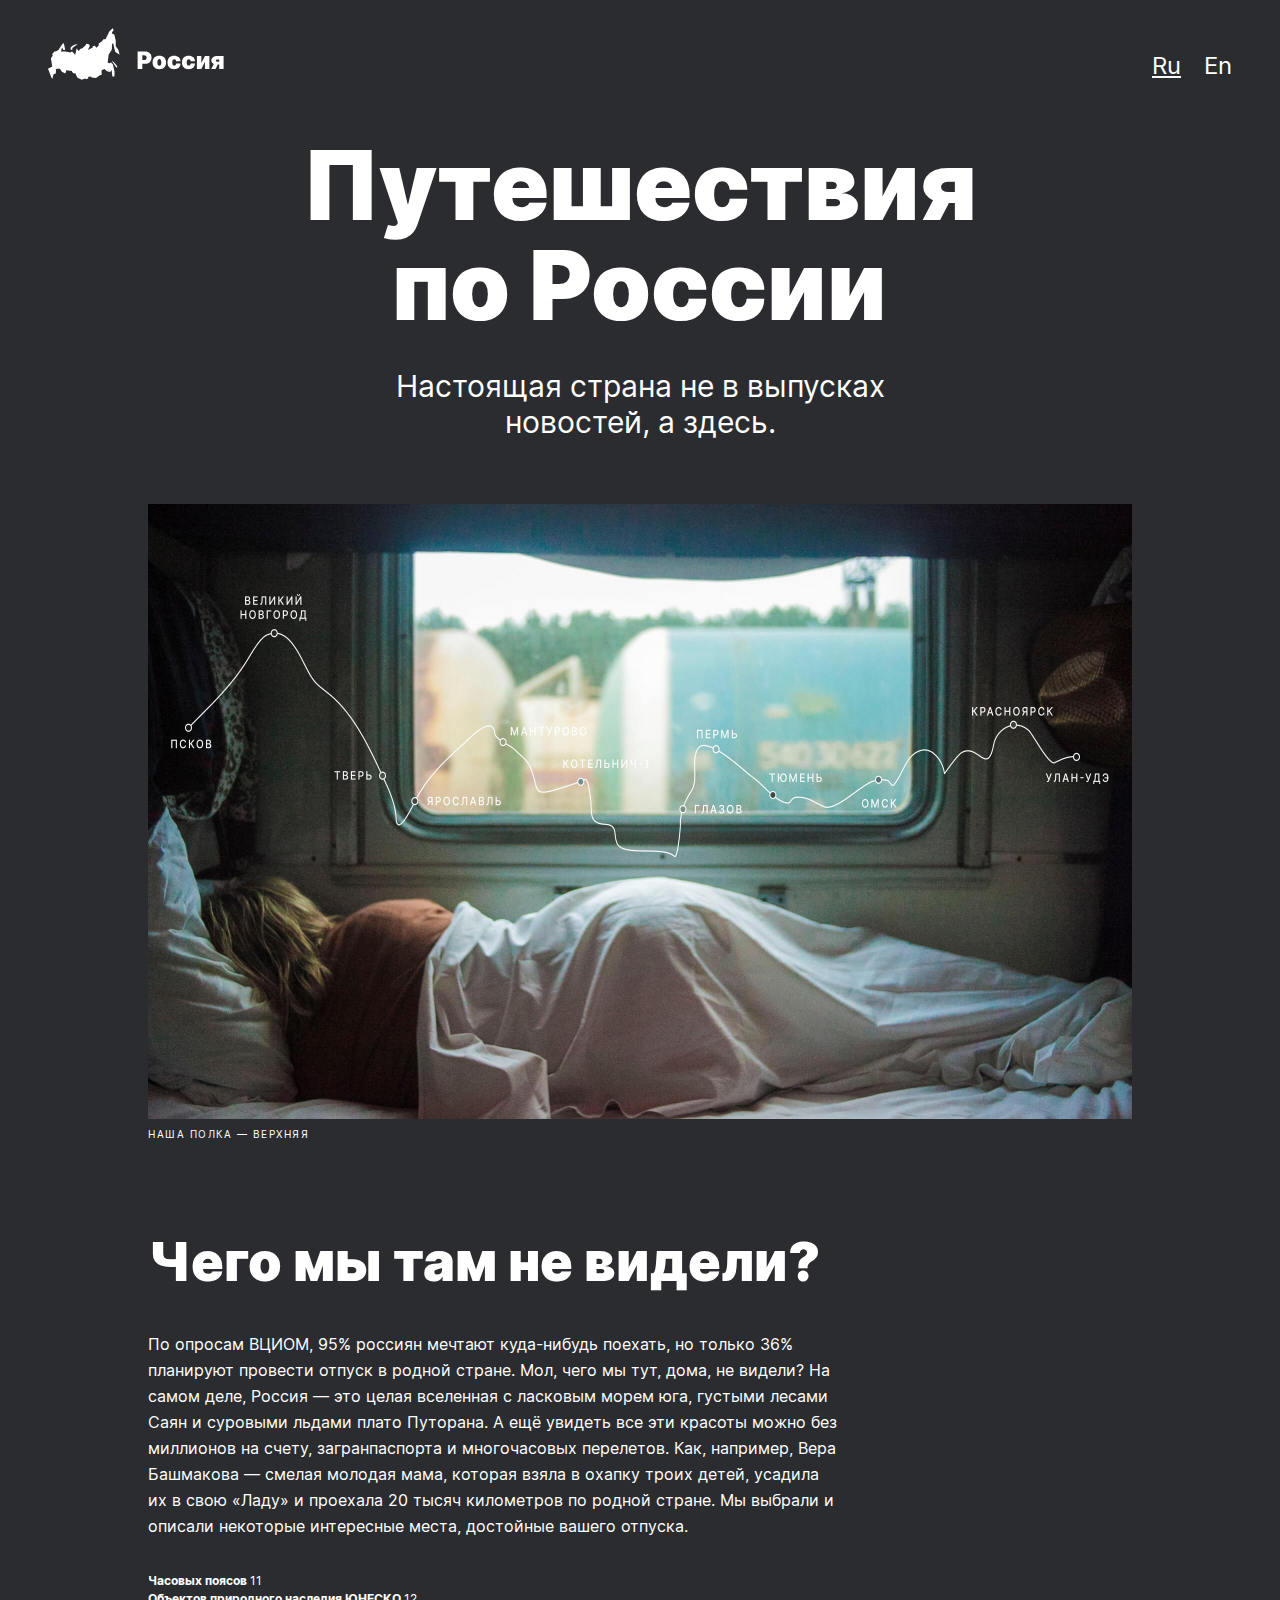
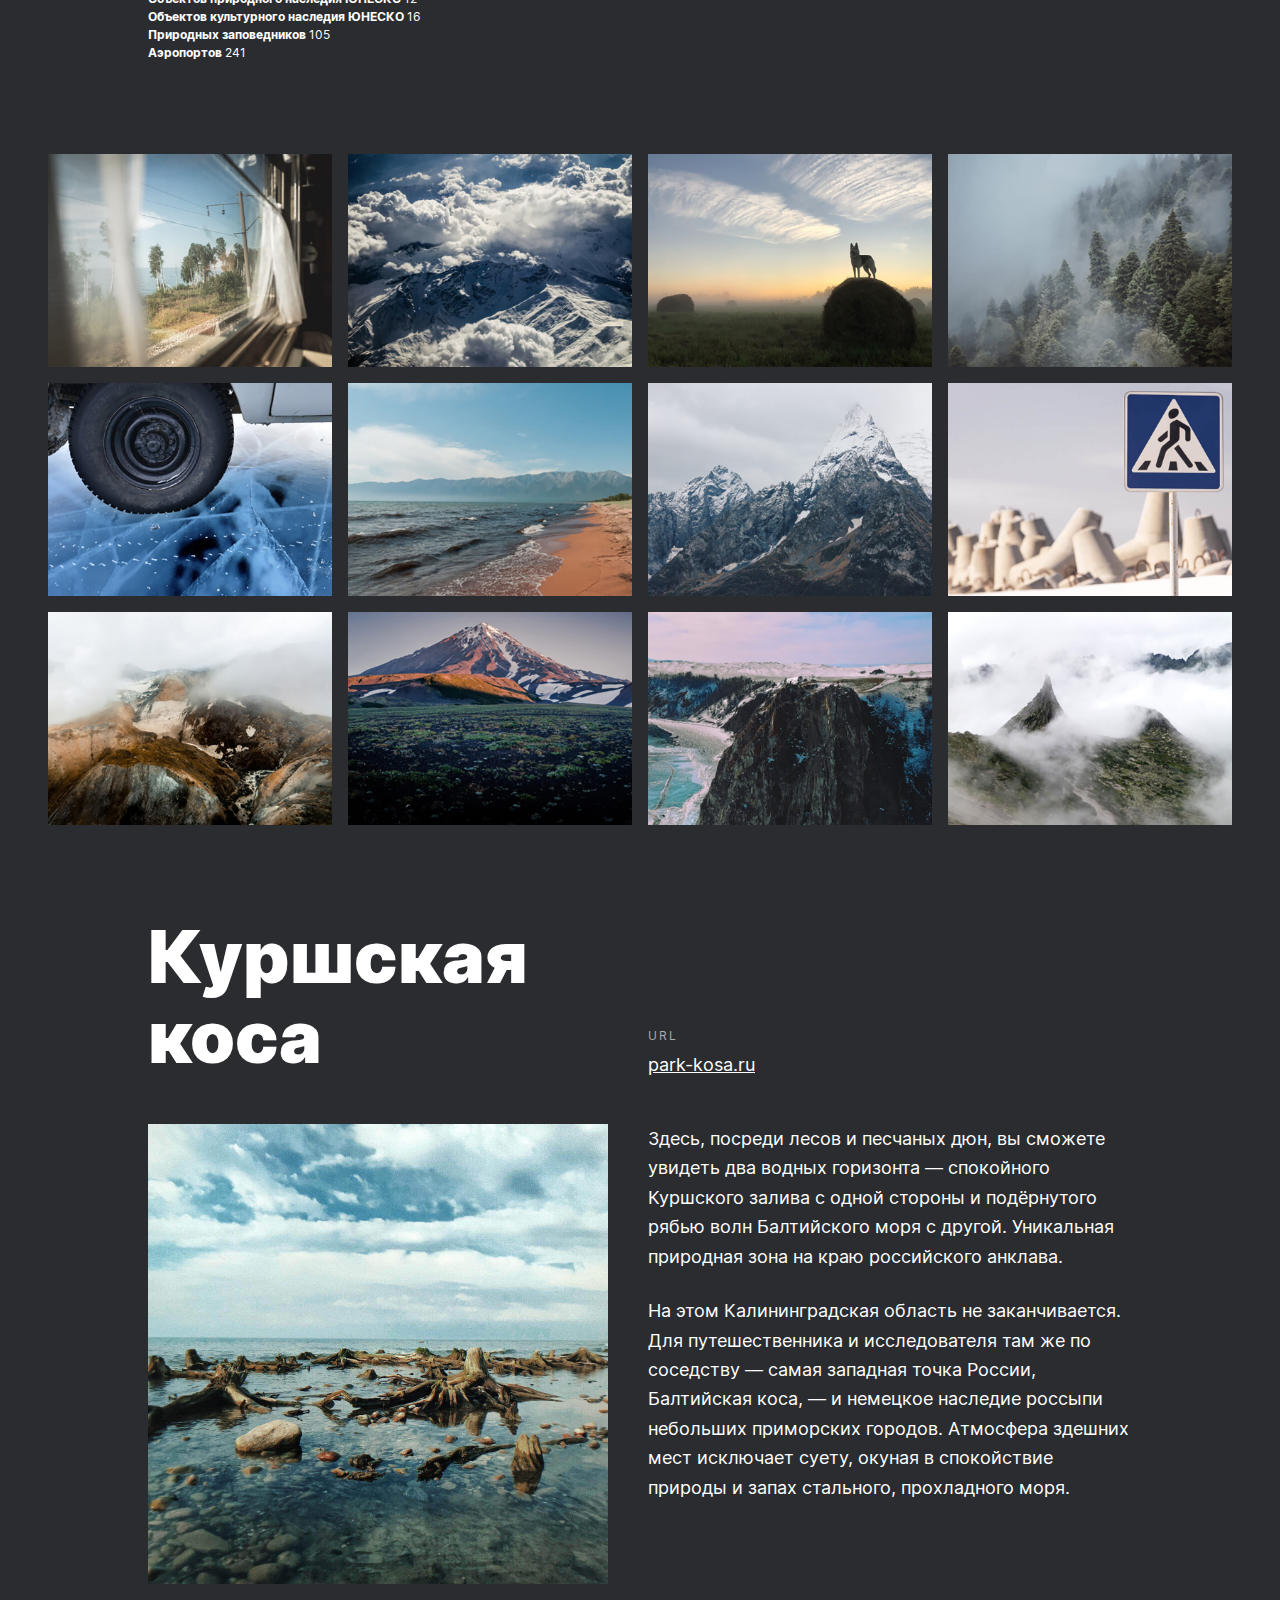
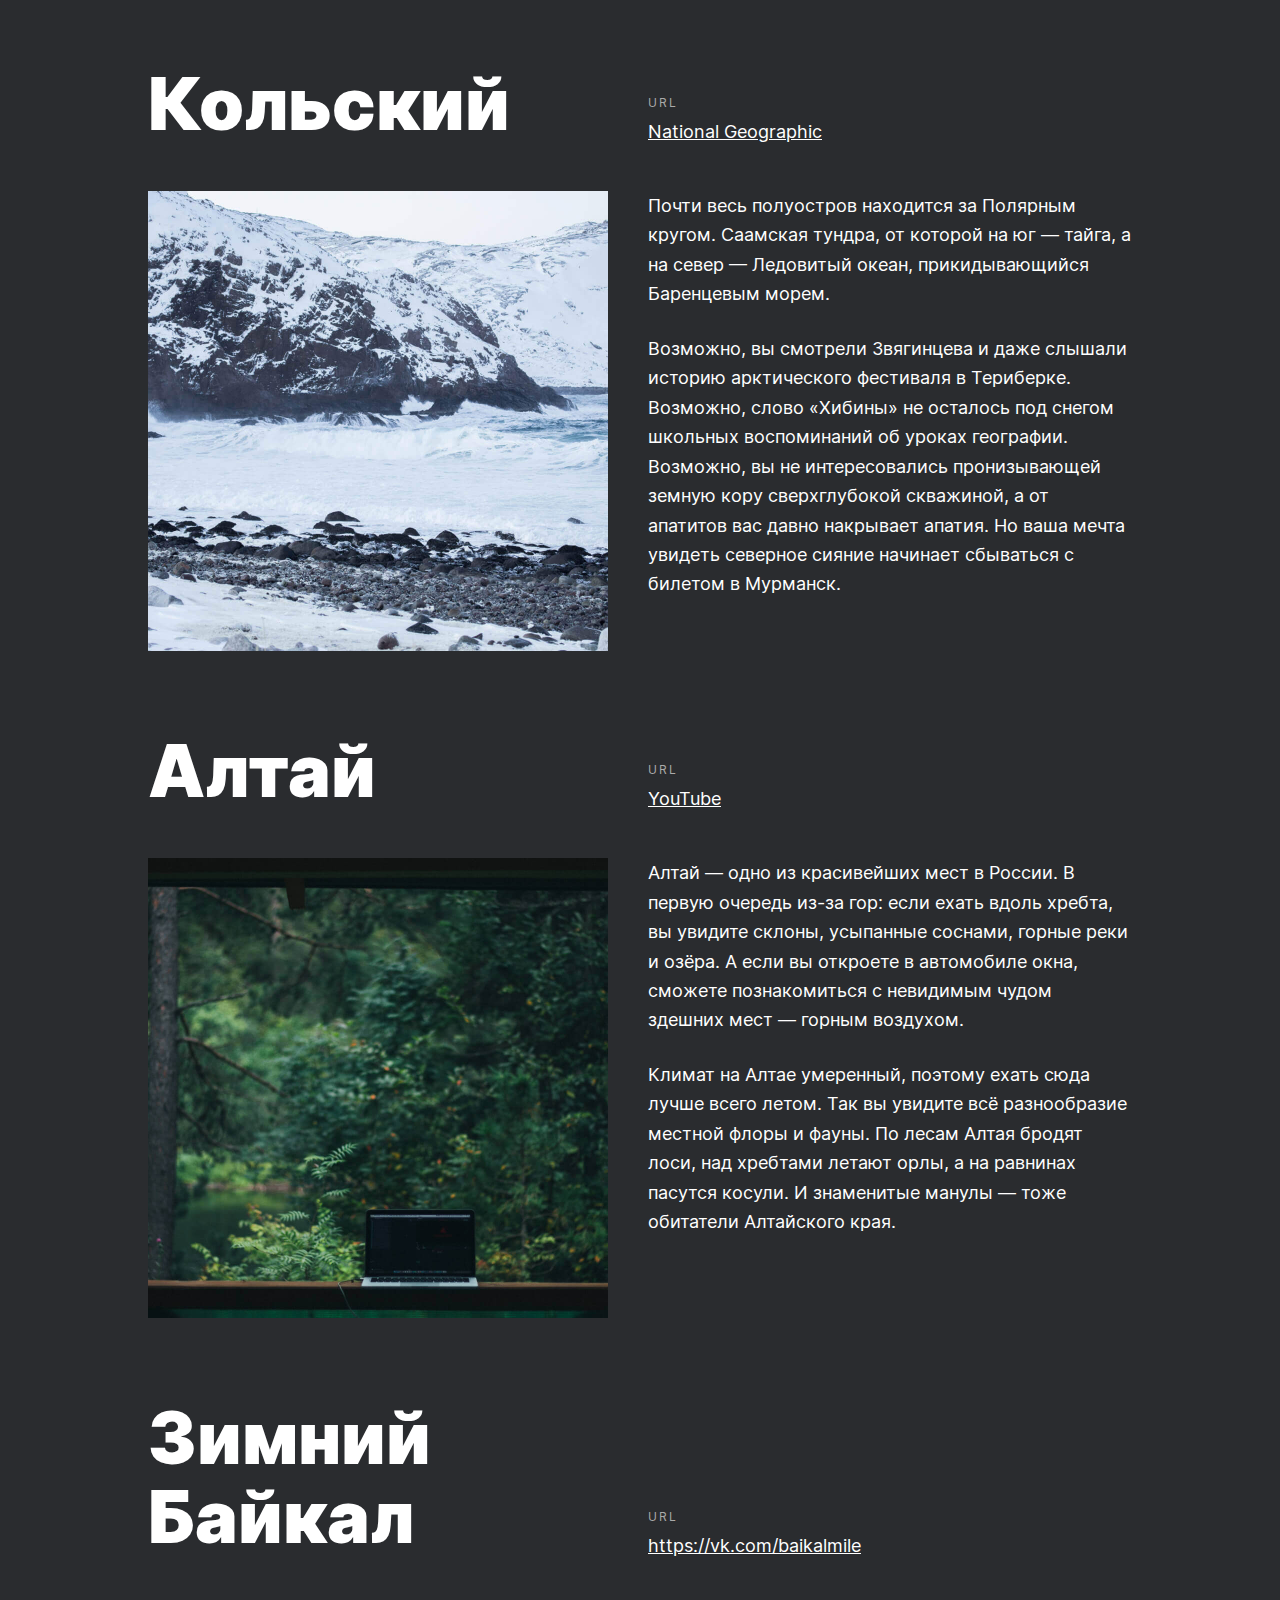
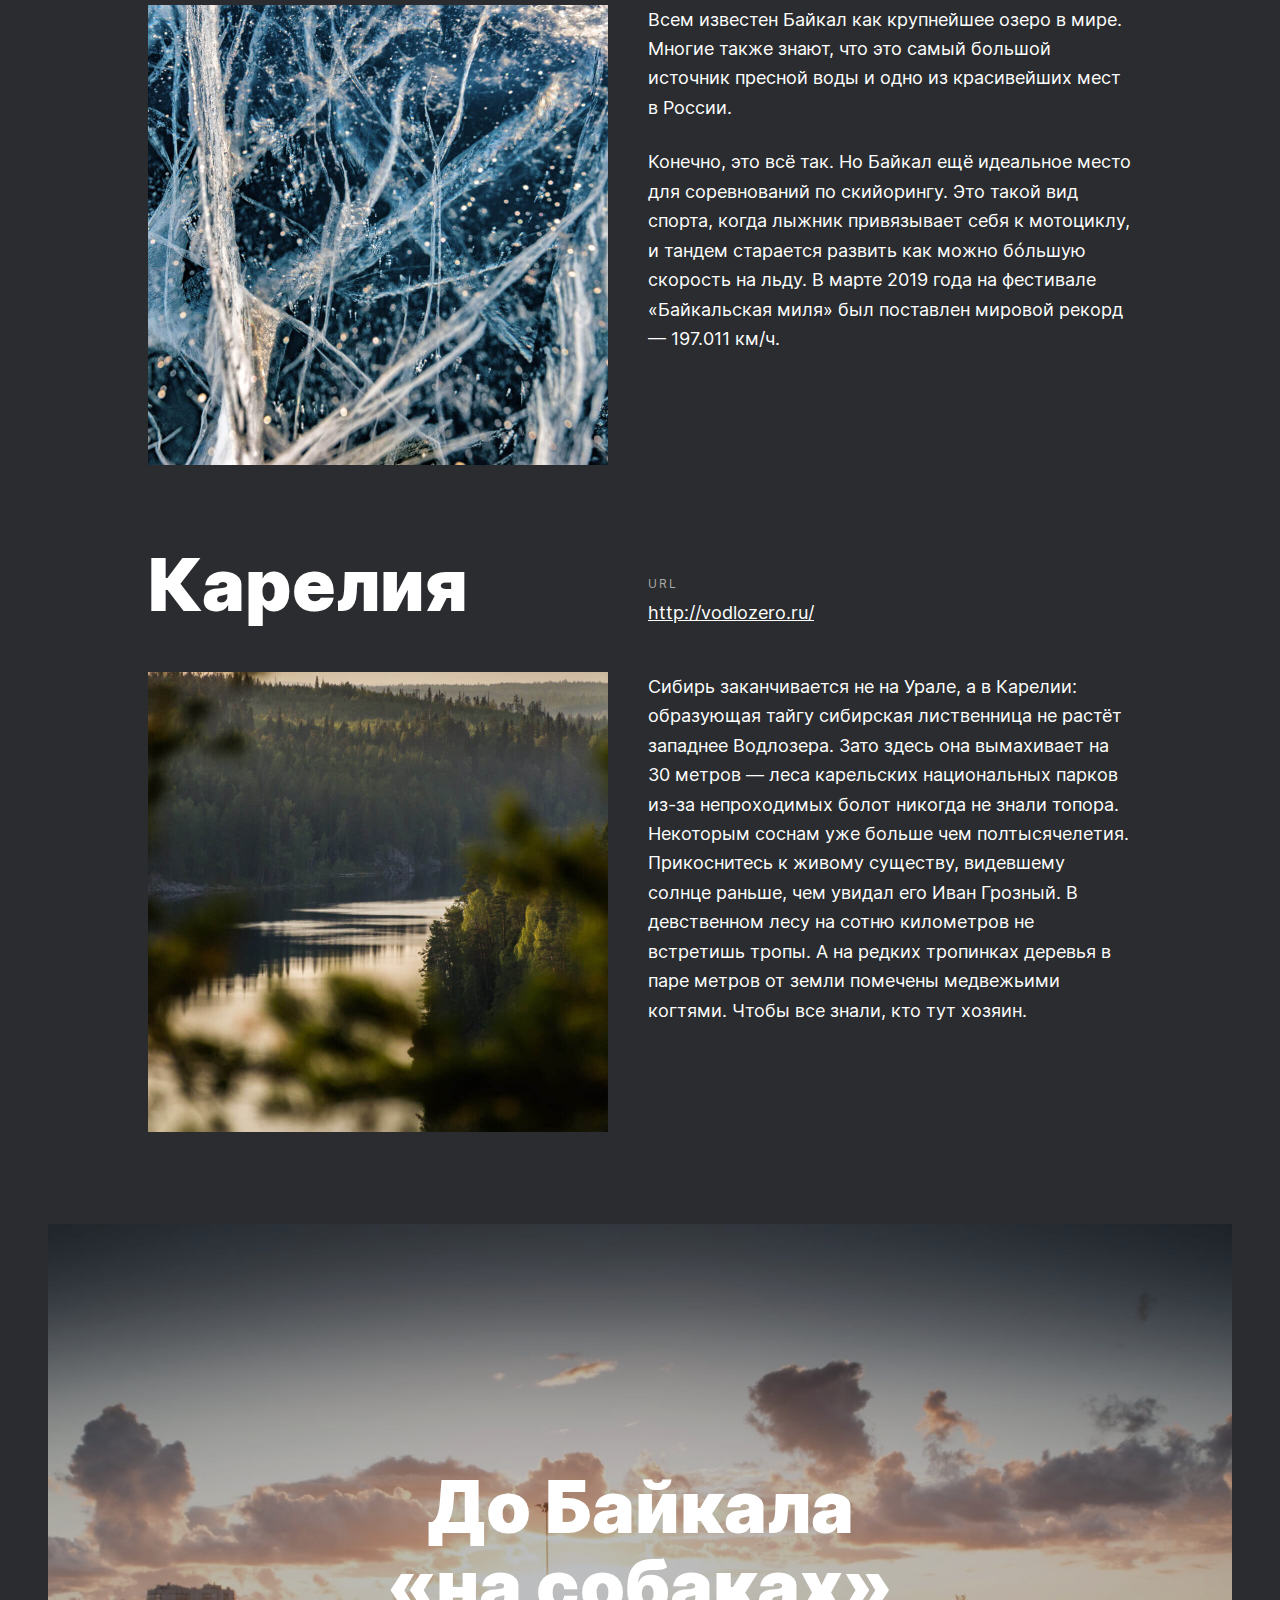
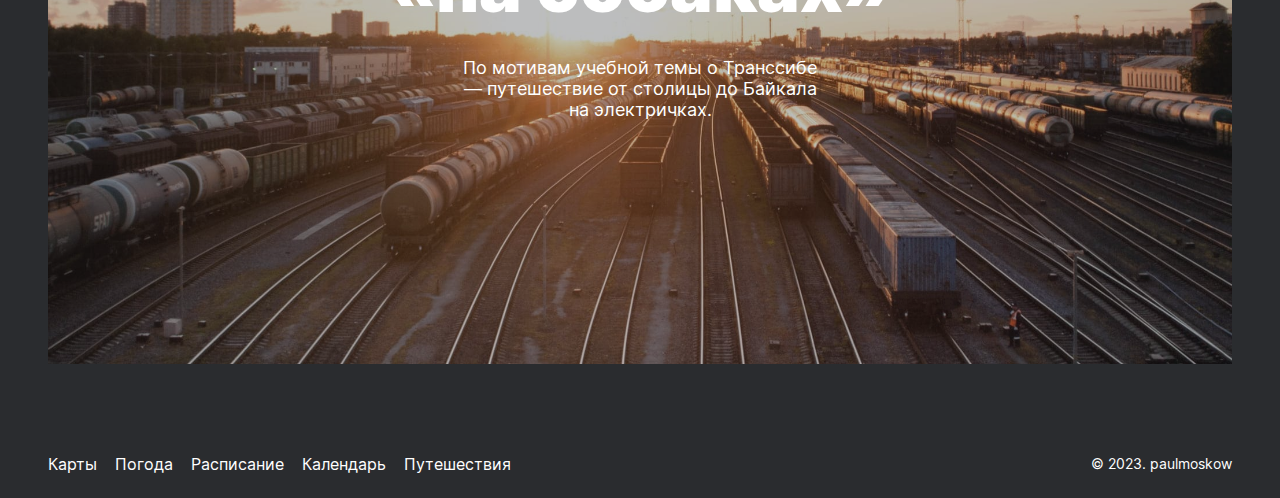
<file: index.html>
<!DOCTYPE html>
<html lang="ru">
<head>
  <meta charset="UTF-8">
  <meta name="viewport" content="width=device-width, initial-scale=1.0">
  <link rel="stylesheet" href="./pages/index.css">
  <title>Путешествия по России</title>
</head>
<body>
  <div class="page">
    <header class="header">
      <img alt="Карта России" class="header__logo" src="./images/header-logo.svg">
      <div>
        <a href="#" class="link header__lang-link header__lang-link_active">Ru</a>
        <a href="#" class="link header__lang-link">En</a>
      </div>
    </header>
    <main>
      <section class="lead">
        <h1 class="lead__title">Путешествия по России</h1>
        <p class="lead__subtitle">Настоящая страна не в выпусках новостей, а здесь.</p>
        <img alt="Пассажир смотрит в окно плацкартного вагона" class="lead__image" src="./images/lead-polka.jpg">
        <p class="lead__caption">наша полка — верхняя</p>
      </section>
      <section class="intro">
        <h2 class="intro__title">Чего мы там не видели?</h2>
        <p class="intro__text">По опросам ВЦИОМ, 95% россиян мечтают куда-нибудь поехать,
          но только 36% планируют провести отпуск в родной стране. Мол, чего мы тут, дома, не видели?
          На самом деле, Россия — это целая вселенная с ласковым морем юга, густыми лесами Саян
          и суровыми льдами плато Путорана. А ещё увидеть все эти красоты можно без миллионов на счету,
          загранпаспорта и многочасовых перелетов. Как, например, Вера Башмакова — смелая молодая мама,
          которая взяла в охапку троих детей, усадила их в свою «Ладу» и проехала 20 тысяч километров
          по родной стране. Мы выбрали и описали некоторые интересные места, достойные вашего отпуска.</p>
        <ul class="intro__list">
          <li>Часовых поясов <span class="intro__span-accent">11</span></li>
          <li>Объектов природного наследия ЮНЕСКО <span class="intro__span-accent">12</span></li>
          <li>Объектов культурного наследия ЮНЕСКО <span class="intro__span-accent">16</span></li>
          <li>Природных заповедников <span class="intro__span-accent">105</span></li>
          <li>Аэропортов <span class="intro__span-accent">241</span></li>
        </ul>
      </section>
      <section class="photo-grid">
        <img alt="Пейзаж за окном вагона поезда" class="photo-grid__item" src="./images/photo-grid-train.jpg">
        <img alt="Заснеженные шапки гор в облаках" class="photo-grid__item" src="./images/photo-grid-atharva-tulsi.jpg">
        <img alt="Стога на туманном поле" class="photo-grid__item" src="./images/photo-grid-tuman.jpg">
        <img alt="Хвойный лес на горе в тумане" class="photo-grid__item" src="./images/photo-grid-sochi.jpg">
        <img alt="Колесо автомобиля на прозрачном льду Байкала" class="photo-grid__item" src="./images/photo-grid-arisa.jpg">
        <img alt="Песчанный пляж Байкала на фоне гор" class="photo-grid__item" src="./images/photo-grid-baikal.jpg">
        <img alt="Заснеженные пики Эльбруса" class="photo-grid__item" src="./images/photo-grid-elbrus.jpg">
        <img alt="Знак ещеходного перехода на фоне волнореза" class="photo-grid__item" src="./images/photo-grid-kondratiev.jpg">
        <img alt="Долина гейзеров" class="photo-grid__item" src="./images/photo-grid-kamchatka-1.jpg">
        <img alt="Вулкан" class="photo-grid__item" src="./images/photo-grid-kamchatka-2.jpg">
        <img alt="Байкальские горы" class="photo-grid__item" src="./images/photo-grid-baikal-2.jpg">
        <img alt="Горы Ергаки в тумане" class="photo-grid__item" src="./images/photo-grid-ergaki.jpg">
      </section>
      <section class="places" aria-label="Идеи для ваших путешествий">
        <article class="place">
          <h2 class="place__title">Куршская коса</h2>
          <img alt="Окаменевший лес в воде" class="place__image" src="./images/place-kosa.jpg">
          <div class="place__website">
            <h3 class="place__url-heading">URL</h3>
            <a href="http://park-kosa.ru" class="link place__link">park-kosa.ru</a>
          </div>
          <div class="place__paragraph">
            <p class="place__paragraph">Здесь, посреди лесов и песчаных дюн, вы сможете увидеть два водных горизонта —
              спокойного Куршского залива с одной стороны и подёрнутого рябью волн Балтийского моря с другой. Уникальная
              природная зона на краю российского анклава.</p>
            <p class="place__paragraph">На этом Калининградская область не заканчивается. Для путешественника и исследователя
              там же по соседству — самая западная точка России, Балтийская коса, — и немецкое наследие россыпи небольших приморских городов.
              Атмосфера здешних мест исключает суету, окуная в спокойствие природы и запах стального, прохладного моря.</p>
          </div>
        </article>
        <article class="place">
          <h2 class="place__title">Кольский</h2>
          <img alt="Волне ледовитого океана разбиваются о заснеженные горы" class="place__image" src="./images/place-kolsky.jpg">
          <div class="place__website">
            <h3 class="place__url-heading">URL</h3>
            <a href="https://yourshot.nationalgeographic.com/photos/?keywords=kolskiy" class="link place__link">National Geographic</a>
          </div>
          <div class="place__paragraph">
            <p class="place__paragraph">Почти весь полуостров находится за Полярным кругом. Саамская тундра, от которой на юг —
              тайга, а на север — Ледовитый океан, прикидывающийся Баренцевым морем.</p>
            <p class="place__paragraph">Возможно, вы смотрели Звягинцева и даже слышали историю арктического фестиваля в Териберке.
              Возможно, слово «Хибины» не осталось под снегом школьных воспоминаний об уроках географии. Возможно, вы не интересовались
              пронизывающей земную кору сверхглубокой скважиной, а от апатитов вас давно накрывает апатия. Но ваша мечта увидеть
              северное сияние начинает сбываться с билетом в Мурманск.</p>
          </div>
        </article>
        <article class="place">
          <h2 class="place__title">Алтай</h2>
          <img alt="Ноутбук в Алтайском лесу" class="place__image" src="./images/place-altai.jpg">
          <div class="place__website">
            <h3 class="place__url-heading">URL</h3>
            <a href="https://www.youtube.com/watch?v=7ZEsoV7kWAQ" class="link place__link">YouTube</a>
          </div>
          <div class="place__paragraph">
            <p class="place__paragraph">Алтай — одно из красивейших мест в России.
              В первую очередь из-за гор: если ехать вдоль хребта, вы увидите склоны, усыпанные соснами, горные реки и озёра.
              А если вы откроете в автомобиле окна, сможете познакомиться с невидимым чудом здешних мест — горным воздухом.</p>
            <p class="place__paragraph">Климат на Алтае умеренный, поэтому ехать сюда лучше всего летом. Так вы увидите всё
              разнообразие местной флоры и фауны. По лесам Алтая бродят лоси, над хребтами летают орлы, а на равнинах пасутся косули.
              И знаменитые манулы — тоже обитатели Алтайского края.</p>
          </div>
        </article>
        <article class="place">
          <h2 class="place__title">Зимний Байкал</h2>
          <img alt="Прозрачный лед Байкала" class="place__image" src="./images/place-winter-baikal.jpg">
          <div class="place__website">
            <h3 class="place__url-heading">URL</h3>
            <a href="https://vk.com/baikalmile" class="link place__link">https://vk.com/baikalmile</a>
          </div>
          <div class="place__paragraph">
            <p class="place__paragraph">Всем известен Байкал как крупнейшее озеро в мире. Многие также знают, что это самый большой
              источник пресной воды и одно из красивейших мест в России.</p>
            <p class="place__paragraph">Конечно, это всё так. Но Байкал ещё идеальное место для соревнований по скийорингу.
            Это такой вид спорта, когда лыжник привязывает себя к мотоциклу, и тандем старается развить как можно бóльшую скорость на льду.
            В марте 2019 года на фестивале «Байкальская миля» был поставлен мировой рекорд — 197.011 км/ч.</p>
          </div>
        </article>
        <article class="place">
          <h2 class="place__title">Карелия</h2>
          <img alt="Карельское озеро на закате" class="place__image" src="./images/place-karelia.jpg">
          <div class="place__website">
            <h3 class="place__url-heading">URL</h3>
            <a href="http://vodlozero.ru" class="link place__link">http://vodlozero.ru/</a>
          </div>
          <div class="place__paragraph">
            <p class="place__paragraph">Сибирь заканчивается не на Урале, а в Карелии: образующая тайгу сибирская лиственница
            не растёт западнее Водлозера. Зато здесь она вымахивает на 30 метров — леса карельских национальных парков из-за
            непроходимых болот никогда не знали топора. Некоторым соснам уже больше чем полтысячелетия. Прикоснитесь к живому
            существу, видевшему солнце раньше, чем увидал его Иван Грозный. В девственном лесу на сотню километров не встретишь тропы.
            А на редких тропинках деревья в паре метров от земли помечены медвежьими когтями. Чтобы все знали, кто тут хозяин.</p>
          </div>
          </article>
      </section>
      <section class="cover">
        <a href="https://stampsy.com/na-elektrichkakh-do-baikala" class="cover__overlay">
          <h2 class="cover__title">До Байкала «на собаках»</h2>
          <p class="cover__subtitle">По мотивам учебной темы о Транссибе — путешествие от столицы до Байкала на электричках.</p>
        </a>
      </section>
    </main>
    <footer class="footer">
      <nav>
        <ul class="footer__links">
          <li class="footer__link"><a href="https://yandex.ru/maps" class="link">Карты</a></li>
          <li class="footer__link"><a href="https://yandex.ru/pogoda" class="link">Погода</a></li>
          <li class="footer__link"><a href="https://rasp.yandex.ru" class="link">Расписание</a></li>
          <li class="footer__link"><a href="https://calendar.yandex.ru" class="link">Календарь</a></li>
          <li class="footer__link"><a href="https://travel.yandex.ru" class="link">Путешествия</a></li>
        </ul>
      </nav>
      <p class="footer__copyright">© 2023. paulmoskow</p>
    </footer>
  </div>
</body>
</html>
</file>
<file: pages/index.css>
@import url("../vendor/normalize.css");

@import url("../fonts/inter.css");

@import url("../blocks/page/page.css");
@import url("../blocks/link/link.css");

@import url("../blocks/header/header.css");
@import url("../blocks/header/__lang-link/header__lang-link.css");
@import url("../blocks/header/__lang-link/_active/header__lang-link_active.css");
@import url("../blocks/header/__logo/header__logo.css");

@import url("../blocks/lead/lead.css");
@import url("../blocks/lead/__title/lead__title.css");
@import url("../blocks/lead/__subtitle/lead__subtitle.css");
@import url("../blocks/lead/__image/lead__image.css");
@import url("../blocks/lead/__caption/lead__caption.css");

@import url("../blocks/intro/intro.css");
@import url("../blocks/intro/__text/intro__text.css");
@import url("../blocks/intro/__title/intro__title.css");
@import url("../blocks/intro/__list/intro__list.css");
@import url("../blocks/intro/__span-accent/intro__span-accent.css");

@import url("../blocks/photo-grid/photo-grid.css");
@import url("../blocks/photo-grid/__item/photo-grid__item.css");

@import url("../blocks/places/places.css");
@import url("../blocks/place/place.css");
@import url("../blocks/place/__title/place__title.css");
@import url("../blocks/place/__image/place__image.css");
@import url("../blocks/place/__website/place__website.css");
@import url("../blocks/place/__url-heading/place__url-heading.css");
@import url("../blocks/place/__link/place__link.css");
@import url("../blocks/place/__paragraph/place__paragraph.css");

@import url("../blocks/cover/cover.css");
@import url("../blocks/cover/__overlay/cover__overlay.css");
@import url("../blocks/cover/__title/cover__title.css");
@import url("../blocks/cover/__subtitle/cover__subtitle.css");

@import url("../blocks/footer/footer.css");
@import url("../blocks/footer/__links/footer__links.css");
@import url("../blocks/footer/__link/footer__link.css");
@import url("../blocks/footer/__copyright/footer__copyright.css");
</file>
